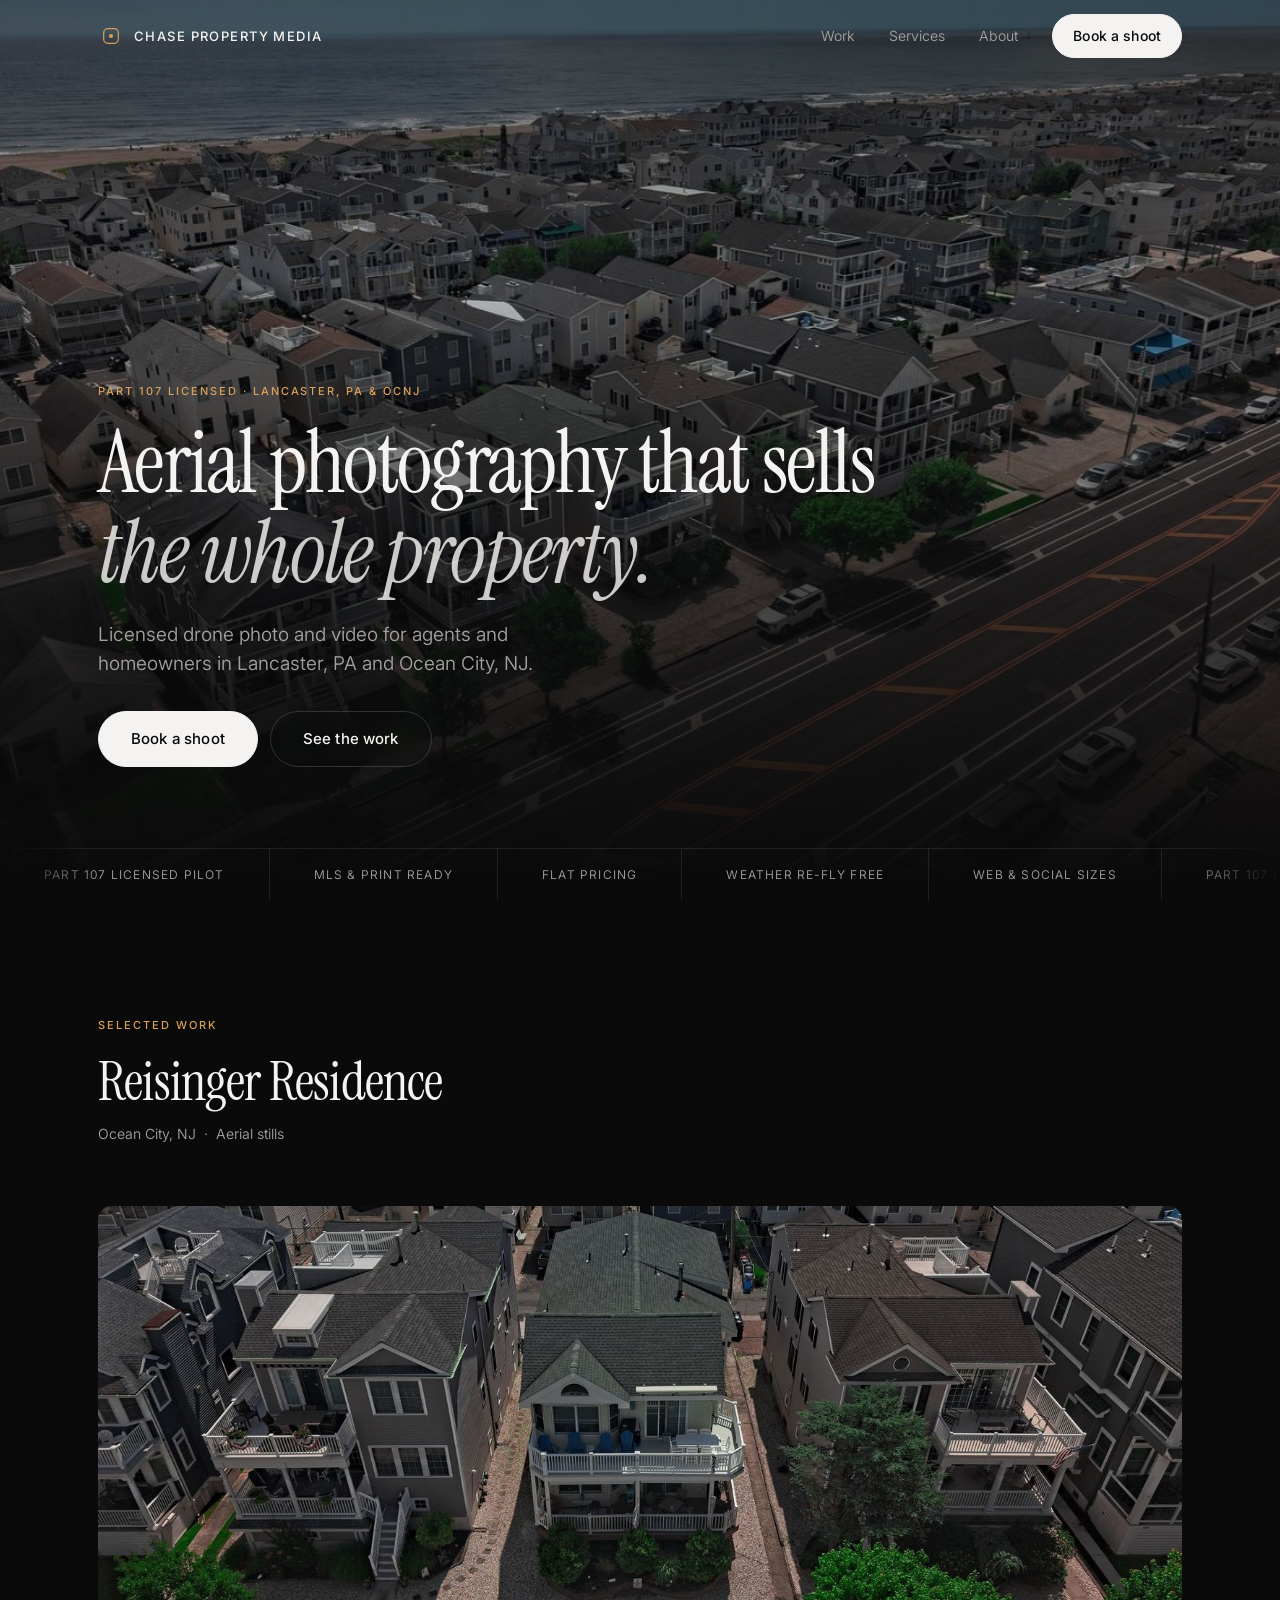
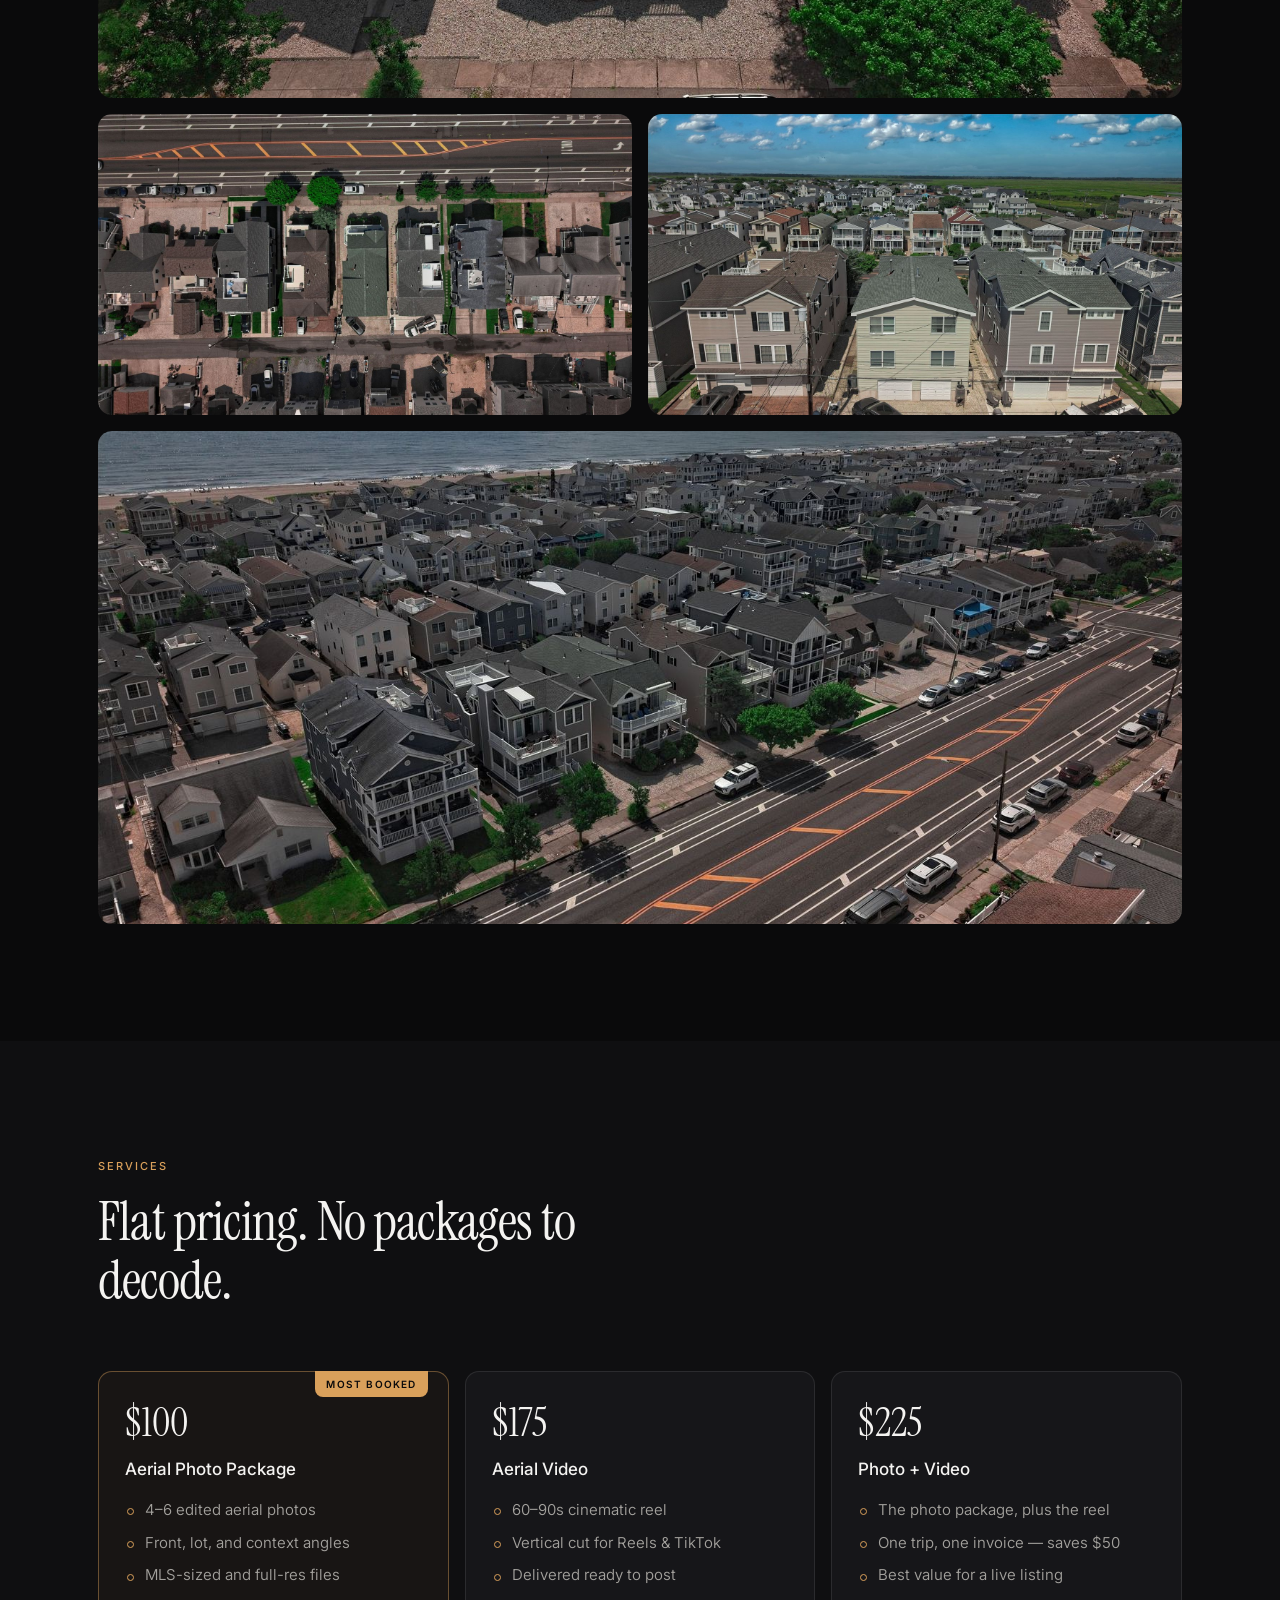
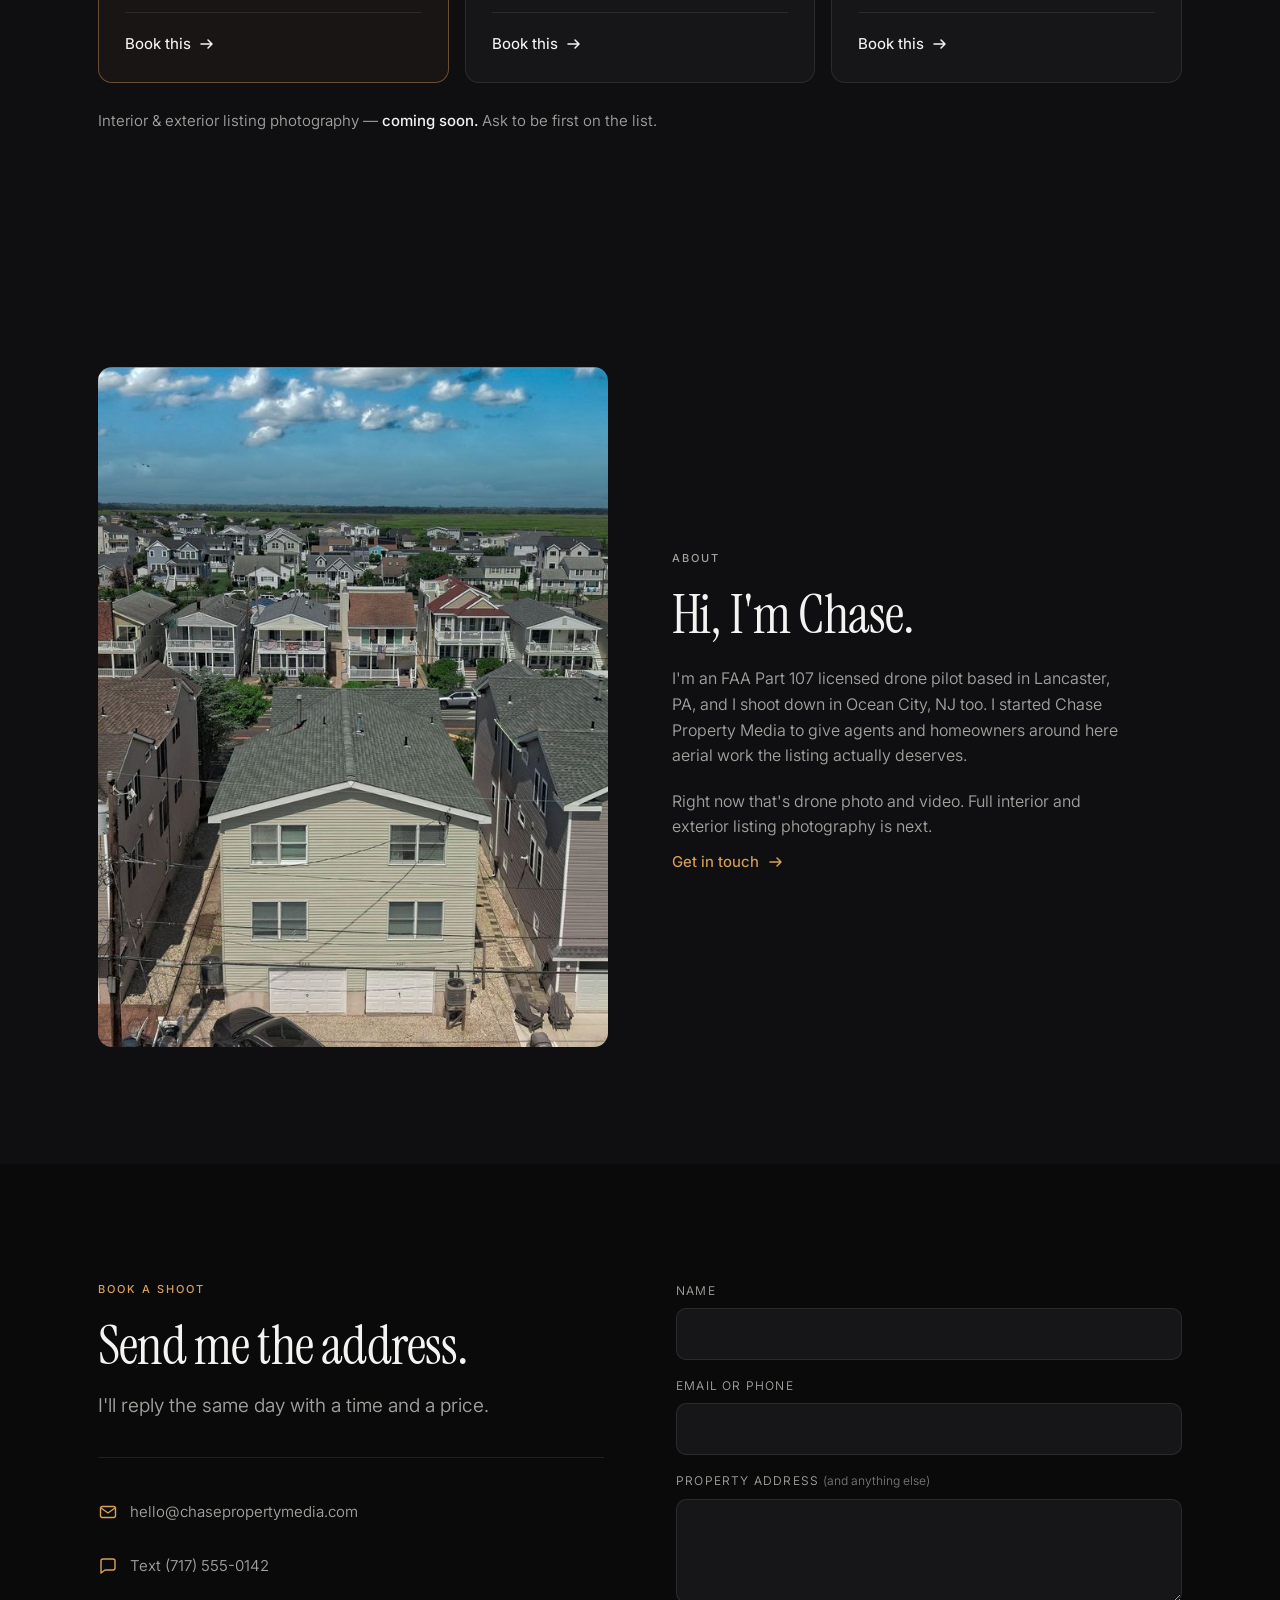
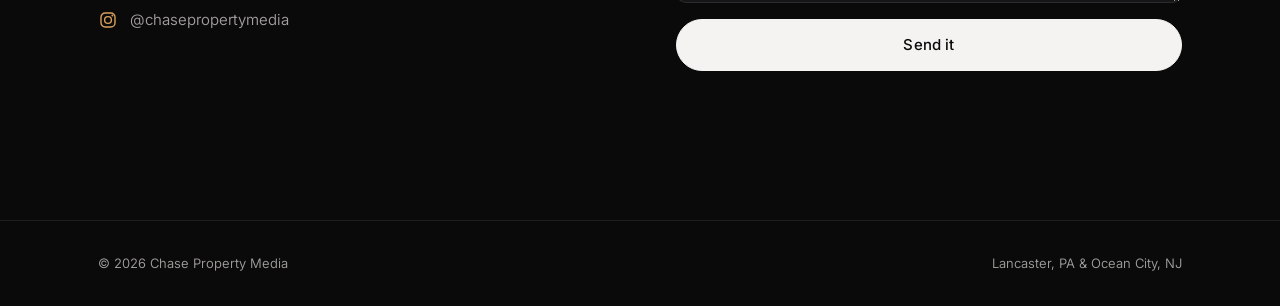
<file: index.html>
<!doctype html>
<html lang="en">
<head>
<meta charset="utf-8">
<meta name="viewport" content="width=device-width, initial-scale=1, viewport-fit=cover">
<title>Chase Property Media — Aerial Real Estate Photography | Lancaster, PA &amp; Ocean City, NJ</title>
<meta name="description" content="Drone photography and video for real estate agents and homeowners. MLS-ready files, flat pricing. FAA Part 107 licensed pilot serving Lancaster, PA and Ocean City, NJ.">
<meta name="theme-color" content="#0A0A0B">

<meta property="og:type" content="website">
<meta property="og:title" content="Chase Property Media — Aerial Real Estate Photography">
<meta property="og:description" content="Drone photography and video that sells the whole property. Flat pricing, no packages to decode.">
<meta property="og:image" content="assets/img/aerial-04.jpg">
<meta name="twitter:card" content="summary_large_image">

<link rel="icon" href="data:image/svg+xml,%3Csvg xmlns='http://www.w3.org/2000/svg' viewBox='0 0 32 32'%3E%3Crect width='32' height='32' rx='7' fill='%230A0A0B'/%3E%3Crect x='8.5' y='8.5' width='15' height='15' rx='4' fill='none' stroke='%23D9A05B' stroke-width='1.6'/%3E%3Ccircle cx='16' cy='16' r='2.4' fill='%23D9A05B'/%3E%3C/svg%3E">

<link rel="preconnect" href="https://fonts.googleapis.com">
<link rel="preconnect" href="https://fonts.gstatic.com" crossorigin>
<link rel="stylesheet" href="https://fonts.googleapis.com/css2?family=Instrument+Serif:ital@0;1&family=Inter:wght@300..700&display=swap">
<link rel="preload" as="image" href="assets/img/aerial-04.jpg" fetchpriority="high">
<link rel="stylesheet" href="assets/styles.css">
</head>
<body>

<a class="skip" href="#main">Skip to content</a>

<!-- ══════════════════ NAV ══════════════════ -->
<header class="nav" id="nav">
  <div class="nav__in">
    <a class="brand" href="#top" aria-label="Chase Property Media — home">
      <svg class="brand__mark" viewBox="0 0 32 32" aria-hidden="true">
        <rect x="7" y="7" width="18" height="18" rx="5" fill="none" stroke="currentColor" stroke-width="1.5"/>
        <circle cx="16" cy="16" r="2.6" fill="currentColor"/>
      </svg>
      <span class="brand__txt">Chase&nbsp;Property&nbsp;Media</span>
    </a>

    <nav class="nav__links" aria-label="Primary">
      <a href="#work">Work</a>
      <a href="#services">Services</a>
      <a href="#about">About</a>
      <a class="btn btn--sm" href="#contact">Book a shoot</a>
    </nav>

    <button class="burger" id="burger" aria-label="Open menu" aria-expanded="false" aria-controls="menu">
      <span></span><span></span>
    </button>
  </div>
</header>

<!-- full-screen mobile menu -->
<div class="menu" id="menu" hidden>
  <nav class="menu__links" aria-label="Mobile">
    <a href="#work"><span>Work</span></a>
    <a href="#services"><span>Services</span></a>
    <a href="#about"><span>About</span></a>
    <a href="#contact"><span>Contact</span></a>
  </nav>
  <div class="menu__foot">
    <!-- PLACEHOLDER: real email / phone / instagram -->
    <a href="mailto:hello@chasepropertymedia.com">hello@chasepropertymedia.com</a>
    <a href="tel:+17175550142">(717) 555-0142</a>
  </div>
</div>

<main id="main">

<!-- ══════════════════ HERO ══════════════════ -->
<section class="hero" id="top">
  <div class="hero__media">
    <img src="assets/img/aerial-04.jpg" width="1500" height="844"
         alt="Aerial view over Ocean City, NJ, rows of shore homes running toward the beach">
  </div>

  <div class="hero__body wrap">
    <p class="eyebrow reveal">Part&nbsp;107 Licensed&nbsp;·&nbsp;Lancaster, PA &amp; OCNJ</p>
    <h1 class="reveal" style="--d:80ms">
      Aerial photography that sells <em>the whole property.</em>
    </h1>
    <p class="lede reveal" style="--d:160ms">
      Licensed drone photo and video for agents and homeowners in Lancaster, PA and Ocean City, NJ.
    </p>
    <div class="hero__cta reveal" style="--d:240ms">
      <a class="btn" href="#contact">Book a shoot</a>
      <a class="btn btn--ghost" href="#work">See the work</a>
    </div>
  </div>

  <div class="ticker" aria-label="At a glance">
    <div class="ticker__track">
      <ul class="ticker__set">
        <li>Part&nbsp;107 licensed pilot</li>
        <li>MLS &amp; print ready</li>
        <li>Flat pricing</li>
        <li>Weather re-fly free</li>
        <li>Web &amp; social sizes</li>
      </ul>
      <ul class="ticker__set" aria-hidden="true">
        <li>Part&nbsp;107 licensed pilot</li>
        <li>MLS &amp; print ready</li>
        <li>Flat pricing</li>
        <li>Weather re-fly free</li>
        <li>Web &amp; social sizes</li>
      </ul>
      <ul class="ticker__set" aria-hidden="true">
        <li>Part&nbsp;107 licensed pilot</li>
        <li>MLS &amp; print ready</li>
        <li>Flat pricing</li>
        <li>Weather re-fly free</li>
        <li>Web &amp; social sizes</li>
      </ul>
      <ul class="ticker__set" aria-hidden="true">
        <li>Part&nbsp;107 licensed pilot</li>
        <li>MLS &amp; print ready</li>
        <li>Flat pricing</li>
        <li>Weather re-fly free</li>
        <li>Web &amp; social sizes</li>
      </ul>
    </div>
  </div>
</section>

<!-- ══════════════════ WORK ══════════════════ -->
<section class="sect" id="work">
  <div class="wrap">
    <header class="sect__head reveal">
      <p class="eyebrow">Selected work</p>
      <h2>Reisinger Residence</h2>
      <p class="meta">Ocean City, NJ&nbsp;&nbsp;·&nbsp;&nbsp;Aerial stills</p>
    </header>
  </div>

  <div class="wrap">
    <div class="grid">
      <figure class="shot shot--wide reveal" data-full="assets/img/aerial-03.jpg">
        <img src="assets/img/aerial-03.jpg" width="1500" height="844" loading="lazy" decoding="async"
             alt="Front elevation of the home from above, showing the covered porch, deck and landscaping">
        <figcaption>Front elevation</figcaption>
      </figure>

      <figure class="shot reveal" style="--d:60ms" data-full="assets/img/aerial-02.jpg">
        <img src="assets/img/aerial-02.jpg" width="1500" height="844" loading="lazy" decoding="async"
             alt="Straight-down aerial showing the property's lot lines and position on the block">
        <figcaption>Lot &amp; boundaries</figcaption>
      </figure>

      <figure class="shot reveal" style="--d:120ms" data-full="assets/img/aerial-01.jpg">
        <img src="assets/img/aerial-01.jpg" width="1500" height="844" loading="lazy" decoding="async"
             alt="Mid-altitude aerial of the home with the neighborhood and open marshland behind it">
        <figcaption>Neighborhood context</figcaption>
      </figure>

      <figure class="shot shot--wide reveal" style="--d:180ms" data-full="assets/img/aerial-04.jpg">
        <img src="assets/img/aerial-04.jpg" width="1500" height="844" loading="lazy" decoding="async"
             alt="Wide aerial looking over the neighborhood to the ocean, showing distance to the beach">
        <figcaption>Distance to the beach</figcaption>
      </figure>
    </div>
  </div>
</section>

<!-- ══════════════════ SERVICES ══════════════════ -->
<section class="sect sect--alt" id="services">
  <div class="wrap">
    <header class="sect__head reveal">
      <p class="eyebrow">Services</p>
      <h2>Flat pricing. No packages to decode.</h2>
    </header>

    <!-- $100 photo package is Chase's real price. $175 / $225 are placeholders
         anchored to it (bundle deliberately undercuts 100+175 by $50). -->
    <div class="cards">
      <article class="card card--flag reveal">
        <span class="flag">Most booked</span>
        <p class="card__price"><b>$100</b></p>
        <h3>Aerial Photo Package</h3>
        <ul>
          <li>4–6 edited aerial photos</li>
          <li>Front, lot, and context angles</li>
          <li>MLS-sized and full-res files</li>
        </ul>
        <a class="card__cta" href="#contact">Book this <svg viewBox="0 0 16 16" aria-hidden="true"><path d="M2 8h11M9 4l4 4-4 4" fill="none" stroke="currentColor" stroke-width="1.5" stroke-linecap="round" stroke-linejoin="round"/></svg></a>
      </article>

      <article class="card reveal" style="--d:80ms">
        <p class="card__price"><b>$175</b></p>
        <h3>Aerial Video</h3>
        <ul>
          <li>60–90s cinematic reel</li>
          <li>Vertical cut for Reels &amp; TikTok</li>
          <li>Delivered ready to post</li>
        </ul>
        <a class="card__cta" href="#contact">Book this <svg viewBox="0 0 16 16" aria-hidden="true"><path d="M2 8h11M9 4l4 4-4 4" fill="none" stroke="currentColor" stroke-width="1.5" stroke-linecap="round" stroke-linejoin="round"/></svg></a>
      </article>

      <article class="card reveal" style="--d:160ms">
        <p class="card__price"><b>$225</b></p>
        <h3>Photo + Video</h3>
        <ul>
          <li>The photo package, plus the reel</li>
          <li>One trip, one invoice — saves $50</li>
          <li>Best value for a live listing</li>
        </ul>
        <a class="card__cta" href="#contact">Book this <svg viewBox="0 0 16 16" aria-hidden="true"><path d="M2 8h11M9 4l4 4-4 4" fill="none" stroke="currentColor" stroke-width="1.5" stroke-linecap="round" stroke-linejoin="round"/></svg></a>
      </article>
    </div>

    <p class="note reveal">Interior &amp; exterior listing photography — <b>coming soon.</b> Ask to be first on the list.</p>
  </div>
</section>

<!-- ══════════════════ ABOUT ══════════════════ -->
<section class="sect sect--alt" id="about">
  <div class="wrap about">
    <div class="about__media reveal">
      <!-- HEADSHOT SLOT — drop a real photo at assets/img/chase-portrait.jpg and swap the src below.
           A clean shot of Chase with the drone works best. Until then this stays a work image. -->
      <img src="assets/img/aerial-01.jpg" width="1500" height="844" loading="lazy" decoding="async"
           alt="Aerial frame from a recent Chase Property Media shoot">
    </div>
    <div class="about__body">
      <p class="eyebrow reveal">About</p>
      <h2 class="reveal" style="--d:60ms">Hi, I'm Chase.</h2>
      <p class="reveal" style="--d:120ms">
        I'm an FAA Part&nbsp;107 licensed drone pilot based in Lancaster, PA, and I shoot
        down in Ocean City, NJ too. I started Chase Property Media to give agents
        and homeowners around here aerial work the listing actually deserves.
      </p>
      <p class="reveal" style="--d:180ms">
        Right now that's drone photo and video. Full interior and exterior listing
        photography is next.
      </p>
      <a class="link reveal" style="--d:240ms" href="#contact">Get in touch <svg viewBox="0 0 16 16" aria-hidden="true"><path d="M2 8h11M9 4l4 4-4 4" fill="none" stroke="currentColor" stroke-width="1.5" stroke-linecap="round" stroke-linejoin="round"/></svg></a>
    </div>
  </div>
</section>

<!--
  ══════════════════ TESTIMONIALS ══════════════════
  Uncomment once you have TWO real quotes. Fake ones are not worth the risk.
  <section class="sect" id="reviews">
    <div class="wrap">
      <header class="sect__head"><p class="eyebrow">Clients</p><h2>What agents say</h2></header>
      <div class="quotes">
        <blockquote><p>"Quote here."</p><cite>Name — Brokerage</cite></blockquote>
        <blockquote><p>"Quote here."</p><cite>Name — Brokerage</cite></blockquote>
      </div>
    </div>
  </section>
-->

<!-- ══════════════════ CONTACT ══════════════════ -->
<section class="sect contact" id="contact">
  <div class="wrap contact__in">
   <div class="contact__lead">
    <header class="sect__head reveal">
      <p class="eyebrow">Book a shoot</p>
      <h2>Send me the address.</h2>
      <p class="lede">I'll reply the same day with a time and a price.</p>
    </header>

    <!-- PLACEHOLDER: real email / phone / instagram handle -->
    <div class="direct reveal">
      <a href="mailto:hello@chasepropertymedia.com">
        <svg viewBox="0 0 20 20" aria-hidden="true"><rect x="2.5" y="4.5" width="15" height="11" rx="2" fill="none" stroke="currentColor" stroke-width="1.4"/><path d="M3 6l7 5 7-5" fill="none" stroke="currentColor" stroke-width="1.4" stroke-linecap="round"/></svg>
        hello@chasepropertymedia.com
      </a>
      <a href="sms:+17175550142">
        <svg viewBox="0 0 20 20" aria-hidden="true"><path d="M17 12a2 2 0 0 1-2 2H7l-4 3V5a2 2 0 0 1 2-2h10a2 2 0 0 1 2 2z" fill="none" stroke="currentColor" stroke-width="1.4" stroke-linejoin="round"/></svg>
        Text (717) 555-0142
      </a>
      <a href="https://instagram.com/chasepropertymedia" target="_blank" rel="noopener">
        <svg viewBox="0 0 20 20" aria-hidden="true"><rect x="3" y="3" width="14" height="14" rx="4.2" fill="none" stroke="currentColor" stroke-width="1.4"/><circle cx="10" cy="10" r="3.4" fill="none" stroke="currentColor" stroke-width="1.4"/><circle cx="14.4" cy="5.6" r="1" fill="currentColor"/></svg>
        @chasepropertymedia
      </a>
    </div>
   </div>

    <form class="form reveal" id="form" action="https://formspree.io/f/YOUR_FORM_ID" method="POST">
      <div class="field">
        <label for="f-name">Name</label>
        <input id="f-name" name="name" type="text" autocomplete="name" required>
      </div>
      <div class="field">
        <label for="f-contact">Email or phone</label>
        <input id="f-contact" name="contact" type="text" inputmode="email" autocomplete="email" required>
      </div>
      <div class="field">
        <label for="f-msg">Property address <span>(and anything else)</span></label>
        <textarea id="f-msg" name="message" rows="3" required></textarea>
      </div>
      <button class="btn btn--full" type="submit">Send it</button>
      <p class="form__status" id="status" role="status" aria-live="polite"></p>
    </form>
  </div>
</section>

</main>

<footer class="foot">
  <div class="wrap foot__in">
    <span>© <span id="yr">2026</span> Chase Property Media</span>
    <span>Lancaster, PA &amp; Ocean City, NJ</span>
  </div>
</footer>

<!-- sticky mobile CTA -->
<div class="dock" id="dock">
  <a class="btn btn--sm btn--ghost" href="sms:+17175550142">Text</a>
  <a class="btn btn--sm" href="#contact">Book a shoot</a>
</div>

<!-- lightbox -->
<div class="lb" id="lb" hidden>
  <button class="lb__close" id="lbClose" aria-label="Close">&times;</button>
  <button class="lb__nav lb__nav--prev" id="lbPrev" aria-label="Previous image">‹</button>
  <img id="lbImg" alt="">
  <button class="lb__nav lb__nav--next" id="lbNext" aria-label="Next image">›</button>
</div>

<script type="application/ld+json">
{
  "@context": "https://schema.org",
  "@type": "ProfessionalService",
  "name": "Chase Property Media",
  "description": "Aerial drone photography and video for real estate agents and homeowners.",
  "image": "assets/img/aerial-04.jpg",
  "email": "hello@chasepropertymedia.com",
  "telephone": "+1-717-555-0142",
  "areaServed": ["Lancaster, PA", "Ocean City, NJ"],
  "priceRange": "$100+",
  "sameAs": ["https://instagram.com/chasepropertymedia"]
}
</script>

<script src="assets/main.js" defer></script>
</body>
</html>
</file>
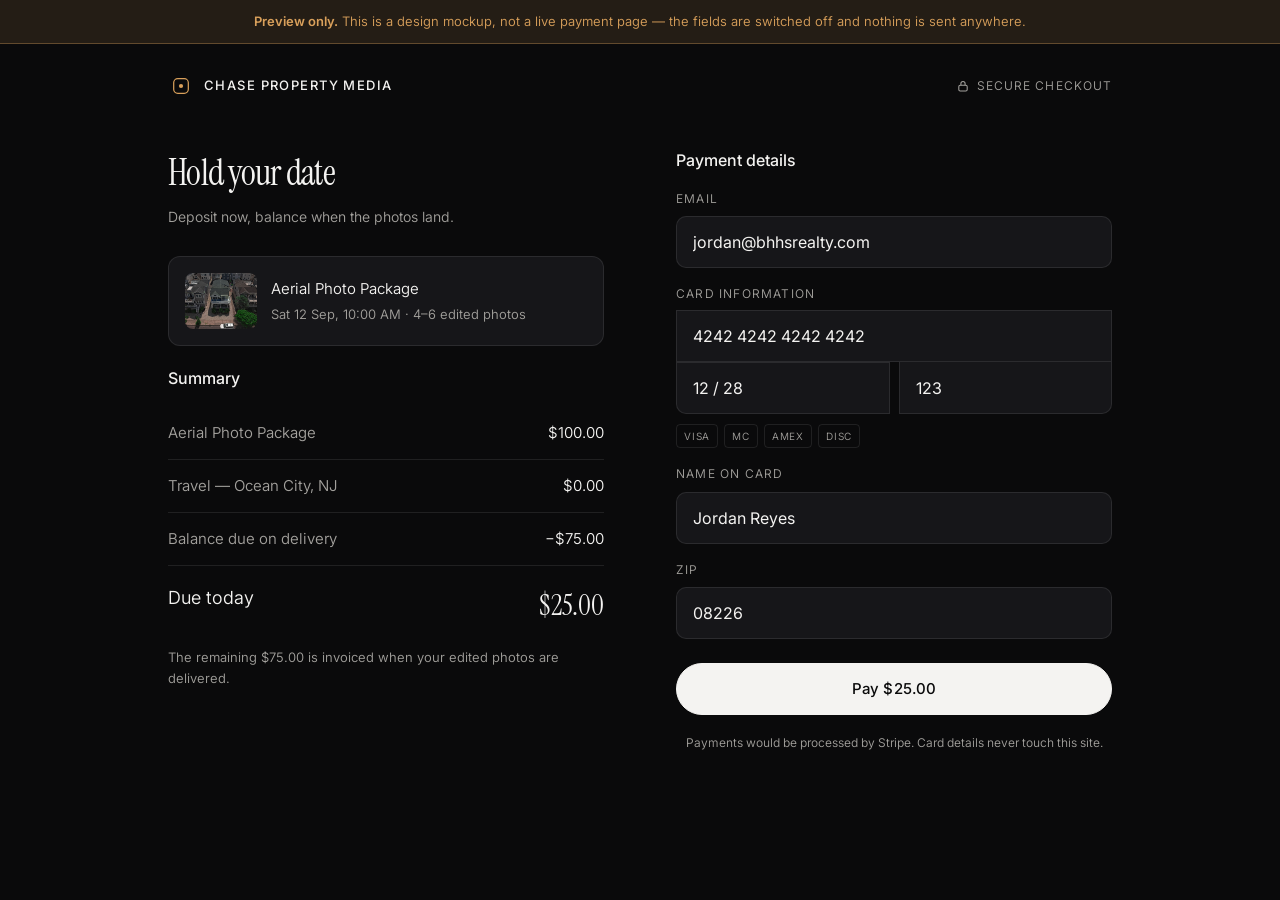
<file: checkout.html>
<!doctype html>
<html lang="en">
<head>
<meta charset="utf-8">
<meta name="viewport" content="width=device-width, initial-scale=1, viewport-fit=cover">
<title>Checkout preview — Chase Property Media</title>
<meta name="robots" content="noindex, nofollow">
<meta name="theme-color" content="#0A0A0B">
<link rel="icon" href="data:image/svg+xml,%3Csvg xmlns='http://www.w3.org/2000/svg' viewBox='0 0 32 32'%3E%3Crect width='32' height='32' rx='7' fill='%230A0A0B'/%3E%3Crect x='8.5' y='8.5' width='15' height='15' rx='4' fill='none' stroke='%23D9A05B' stroke-width='1.6'/%3E%3Ccircle cx='16' cy='16' r='2.4' fill='%23D9A05B'/%3E%3C/svg%3E">
<link rel="preconnect" href="https://fonts.googleapis.com">
<link rel="preconnect" href="https://fonts.gstatic.com" crossorigin>
<link rel="stylesheet" href="https://fonts.googleapis.com/css2?family=Instrument+Serif:ital@0;1&family=Inter:wght@300..700&display=swap">
<link rel="stylesheet" href="assets/styles.css">
<style>
  /* checkout-only styles — kept off the main stylesheet so the live site
     doesn't carry weight for a page most visitors never see */
  body{ min-height:100dvh; display:flex; flex-direction:column; }

  .banner{
    background:rgba(217,160,91,.12);
    border-bottom:1px solid rgba(217,160,91,.34);
    color:var(--acc);
    font-size:.8125rem; line-height:1.45;
    padding:12px var(--pad);
    text-align:center;
  }
  .banner b{ font-weight:600; }

  .co-nav{
    display:flex; align-items:center; justify-content:space-between; gap:16px;
    max-width:1040px; margin-inline:auto; width:100%;
    padding:20px var(--pad);
  }
  .co-secure{
    display:flex; align-items:center; gap:7px;
    font-size:.75rem; letter-spacing:.09em; text-transform:uppercase; color:var(--fg-2);
  }
  .co-secure svg{ width:14px; height:14px; }

  .co{
    flex:1;
    display:grid; gap:0;
    grid-template-columns:1fr;
    max-width:1040px; margin-inline:auto; width:100%;
    padding:0 var(--pad) 64px;
  }

  .co__side{ padding-bottom:40px; }
  .co__pay{ padding-top:36px; border-top:1px solid var(--line); }

  .co h1{ font-size:clamp(1.75rem,5.4vw,2.25rem); line-height:1.16; margin-bottom:6px; }
  .co h2{ font-size:1rem; font-family:var(--f-ui); font-weight:500; letter-spacing:0; margin-bottom:20px; }

  /* ── order summary ── */
  .line{
    display:flex; justify-content:space-between; gap:20px;
    padding:14px 0; border-bottom:1px solid var(--line);
    font-size:.9375rem;
  }
  .line span:first-child{ color:var(--fg-2); }
  .line--total{
    border-bottom:0; padding-top:18px;
    font-size:1.125rem; color:var(--fg);
  }
  .line--total span:first-child{ color:var(--fg); }
  .line--total b{ font-family:var(--f-display); font-size:1.75rem; font-weight:400; }
  .line--muted{ font-size:.8125rem; color:var(--fg-2); border-bottom:0; padding-top:4px; }

  .booking{
    display:flex; gap:14px; align-items:center;
    padding:16px; margin-bottom:24px;
    background:var(--ink-3); border:1px solid var(--line); border-radius:12px;
  }
  .booking img{ width:72px; height:56px; object-fit:cover; border-radius:8px; flex:none; }
  .booking p{ font-size:.9375rem; }
  .booking small{ display:block; color:var(--fg-2); font-size:.8125rem; margin-top:3px; }

  /* ── payment fields ── */
  .row{ display:flex; gap:10px; }
  .row > *{ flex:1; }

  .fld{ margin-bottom:16px; }
  .fld label{
    display:block; margin-bottom:8px;
    font-size:.75rem; letter-spacing:.1em; text-transform:uppercase; color:var(--fg-2);
  }
  .fld input{
    width:100%; min-height:52px; padding:14px 16px;
    background:var(--ink-3); border:1px solid var(--line); border-radius:10px;
    color:var(--fg); font-family:inherit; font-size:16px;
    cursor:not-allowed;
  }
  .card-group input{ border-radius:0; margin-top:-1px; }
  .card-group input:first-child{ border-radius:10px 10px 0 0; margin-top:0; }
  .card-group .row input:first-child{ border-radius:0 0 0 10px; }
  .card-group .row input:last-child{ border-radius:0 0 10px 0; margin-left:-1px; }

  .brandmarks{ display:flex; gap:6px; margin-top:10px; }
  .brandmarks span{
    font-size:.625rem; letter-spacing:.08em; color:var(--fg-2);
    border:1px solid var(--line); border-radius:4px; padding:3px 7px;
  }

  .paybtn{ width:100%; margin-top:8px; }
  .fineprint{
    margin-top:18px; font-size:.75rem; line-height:1.6; color:var(--fg-2); text-align:center;
  }

  /* ── success state ── */
  .done{ text-align:center; padding:20px 0 8px; }
  .done__tick{
    width:64px; height:64px; margin:0 auto 24px;
    border-radius:50%; display:grid; place-content:center;
    background:rgba(217,160,91,.14); border:1px solid rgba(217,160,91,.4);
  }
  .done__tick svg{ width:28px; height:28px; color:var(--acc); }
  .done h2{ font-family:var(--f-display); font-size:1.75rem; font-weight:400; margin-bottom:12px; }
  .done p{ color:var(--fg-2); font-size:.9375rem; max-width:38ch; margin-inline:auto; }
  .done .recap{
    margin-top:28px; padding:18px; text-align:left;
    background:var(--ink-3); border:1px solid var(--line); border-radius:12px;
  }
  .replay{
    display:inline-flex; align-items:center; gap:8px;
    margin-top:28px; min-height:44px;
    color:var(--acc); font-size:.875rem;
    background:none; border:0; cursor:pointer; font-family:inherit;
  }


  @media (min-width:840px){
    .co{ grid-template-columns:1fr 1fr; gap:72px; padding-top:24px; }
    .co__side{ padding-bottom:0; }
    .co__pay{ padding-top:0; border-top:0; }
  }
</style>
</head>
<body>

<p class="banner">
  <b>Preview only.</b> This is a design mockup, not a live payment page — the fields are
  switched off and nothing is sent anywhere.
</p>

<header class="co-nav">
  <a class="brand" href="index.html" aria-label="Chase Property Media — home">
    <svg class="brand__mark" viewBox="0 0 32 32" aria-hidden="true">
      <rect x="7" y="7" width="18" height="18" rx="5" fill="none" stroke="currentColor" stroke-width="1.5"/>
      <circle cx="16" cy="16" r="2.6" fill="currentColor"/>
    </svg>
    <span class="brand__txt">Chase&nbsp;Property&nbsp;Media</span>
  </a>
  <span class="co-secure">
    <svg viewBox="0 0 20 20" aria-hidden="true"><rect x="4" y="9" width="12" height="8" rx="2" fill="none" stroke="currentColor" stroke-width="1.5"/><path d="M7 9V6.5a3 3 0 0 1 6 0V9" fill="none" stroke="currentColor" stroke-width="1.5"/></svg>
    Secure checkout
  </span>
</header>

<main class="co" id="co">

  <!-- ── left: what they're paying for ── -->
  <section class="co__side">
    <h1>Hold your date</h1>
    <p class="meta" style="margin-bottom:28px">Deposit now, balance when the photos land.</p>

    <div class="booking">
      <img src="assets/img/aerial-03.jpg" alt="" width="1500" height="844">
      <div>
        <p>Aerial Photo Package</p>
        <small>Sat 12 Sep, 10:00 AM &middot; 4–6 edited photos</small>
      </div>
    </div>

    <h2>Summary</h2>
    <div class="line"><span>Aerial Photo Package</span><span>$100.00</span></div>
    <div class="line"><span>Travel — Ocean City, NJ</span><span>$0.00</span></div>
    <div class="line"><span>Balance due on delivery</span><span>−$75.00</span></div>
    <div class="line line--total"><span>Due today</span><b>$25.00</b></div>
    <div class="line line--muted">
      The remaining $75.00 is invoiced when your edited photos are delivered.
    </div>
  </section>

  <!-- ── right: the payment step ── -->
  <section class="co__pay" id="payStep">
    <h2>Payment details</h2>

    <div class="fld">
      <label for="em">Email</label>
      <input id="em" type="email" value="jordan@bhhsrealty.com" disabled>
    </div>

    <div class="fld card-group">
      <label for="cc">Card information</label>
      <input id="cc" type="text" value="4242 4242 4242 4242" disabled>
      <div class="row">
        <input type="text" value="12 / 28" aria-label="Expiry" disabled>
        <input type="text" value="123" aria-label="CVC" disabled>
      </div>
      <div class="brandmarks"><span>VISA</span><span>MC</span><span>AMEX</span><span>DISC</span></div>
    </div>

    <div class="fld">
      <label for="nm">Name on card</label>
      <input id="nm" type="text" value="Jordan Reyes" disabled>
    </div>

    <div class="fld">
      <label for="zip">ZIP</label>
      <input id="zip" type="text" value="08226" disabled>
    </div>

    <button class="btn btn--full paybtn" id="pay" type="button">Pay $25.00</button>

    <p class="fineprint">
      Payments would be processed by Stripe. Card details never touch this site.
    </p>
  </section>

  <!-- ── right: what he sees after ── -->
  <section class="co__pay done" id="doneStep" hidden>
    <div class="done__tick">
      <svg viewBox="0 0 24 24" aria-hidden="true"><path d="M5 13l4.5 4.5L19 7" fill="none" stroke="currentColor" stroke-width="2" stroke-linecap="round" stroke-linejoin="round"/></svg>
    </div>
    <h2>Date held</h2>
    <p>A confirmation and calendar invite are on the way. Chase has been notified.</p>

    <div class="recap">
      <div class="line"><span>Shoot</span><span>Sat 12 Sep, 10:00 AM</span></div>
      <div class="line"><span>Paid today</span><span>$25.00</span></div>
      <div class="line line--muted" style="padding-top:14px">Balance of $75.00 due on delivery.</div>
    </div>

    <button class="replay" id="replay" type="button">
      <svg viewBox="0 0 16 16" width="15" height="15" aria-hidden="true"><path d="M13 8a5 5 0 1 1-1.6-3.7M13 2v3h-3" fill="none" stroke="currentColor" stroke-width="1.5" stroke-linecap="round" stroke-linejoin="round"/></svg>
      Replay the demo
    </button>
  </section>

</main>

<script>
  // Demo only: flips between the two states so Chase can see both halves.
  // No network calls, no data collected — every field above is disabled.
  const pay = document.getElementById('pay');
  const payStep = document.getElementById('payStep');
  const doneStep = document.getElementById('doneStep');
  const calm = matchMedia('(prefers-reduced-motion: reduce)').matches;

  pay.addEventListener('click', () => {
    pay.disabled = true;
    pay.textContent = 'Processing…';
    setTimeout(() => {
      payStep.hidden = true;
      doneStep.hidden = false;
      doneStep.scrollIntoView({ behavior: calm ? 'auto' : 'smooth', block: 'nearest' });
    }, calm ? 0 : 900);
  });

  document.getElementById('replay').addEventListener('click', () => {
    doneStep.hidden = true;
    payStep.hidden = false;
    pay.disabled = false;
    pay.textContent = 'Pay $25.00';
  });
</script>
</body>
</html>
</file>
<file: assets/styles.css>
/* ═══════════════════════════════════════════════════
   Chase Property Media — dark cinematic, mobile-first
   ═══════════════════════════════════════════════════ */

:root{
  --ink:   #0A0A0B;
  --ink-2: #0F0F11;
  --ink-3: #161619;
  --fg:    #F4F3F1;
  --fg-2:  #A3A19D;
  --line:  rgba(255,255,255,.09);
  --line-2:rgba(255,255,255,.16);
  --acc:   #D9A05B;

  --r:  14px;
  --wrap: 1180px;
  --pad: clamp(20px, 5.5vw, 48px);

  --ease: cubic-bezier(.16,1,.3,1);
  --t: .55s var(--ease);

  --f-display: "Instrument Serif", Georgia, "Times New Roman", serif;
  --f-ui: "Inter", -apple-system, BlinkMacSystemFont, "Segoe UI", Roboto, sans-serif;
}

*,*::before,*::after{ box-sizing:border-box; }

/* .lb and .menu set display themselves, which beats the UA's [hidden] rule and
   leaves an invisible full-screen layer eating every click. Keep this above them. */
[hidden]{ display:none !important; }

html{
  -webkit-text-size-adjust:100%;
  scroll-padding-top:80px;
  /* No scroll-behavior:smooth here — Chrome eases user scrolling too, which
     makes a thumb-swipe glide much further than native. Anchors are smoothed
     in main.js instead. scroll-padding-top still offsets for the fixed nav. */
  overflow-x:clip;
}

body{
  margin:0;
  background:var(--ink);
  color:var(--fg);
  font-family:var(--f-ui);
  font-size:16px;
  font-weight:350;
  line-height:1.6;
  -webkit-font-smoothing:antialiased;
}

img{ display:block; max-width:100%; height:auto; }
a{ color:inherit; text-decoration:none; }
h1,h2,h3{ margin:0; font-weight:400; letter-spacing:-.01em; }
p{ margin:0; }
ul,ol{ margin:0; padding:0; list-style:none; }

:focus-visible{
  outline:2px solid var(--acc);
  outline-offset:3px;
  border-radius:4px;
}

.skip{
  position:absolute; left:-999px; top:0; z-index:200;
  background:var(--fg); color:var(--ink); padding:12px 18px; border-radius:0 0 var(--r) 0;
}
.skip:focus{ left:0; }

.wrap{
  width:100%; max-width:var(--wrap); margin-inline:auto;
  padding-inline:var(--pad);
}

/* ── type primitives ───────────────────────────── */
.eyebrow{
  font-size:11px; font-weight:500;
  letter-spacing:.18em; text-transform:uppercase;
  color:var(--acc);
  margin-bottom:18px;
}

h1{
  font-family:var(--f-display);
  font-size:clamp(2.4rem, 8.6vw, 5.4rem);
  line-height:1.14;
  letter-spacing:-.015em;
}
h1 em{ font-style:italic; color:var(--fg); opacity:.82; }

h2{
  font-family:var(--f-display);
  font-size:clamp(2rem, 6.2vw, 3.4rem);
  line-height:1.08;
  letter-spacing:-.015em;
}

h3{
  font-size:1.0625rem; font-weight:500; letter-spacing:0;
}

.lede{
  color:var(--fg-2);
  font-size:clamp(1rem, 2.6vw, 1.1875rem);
  line-height:1.55;
  max-width:34ch;
}

.meta{ color:var(--fg-2); font-size:.875rem; margin-top:12px; }

.link{
  display:inline-flex; align-items:center; gap:9px;
  color:var(--acc); font-size:.9375rem; font-weight:450;
  padding:10px 0; min-height:44px;
}
.link svg{ width:16px; height:16px; transition:transform .35s var(--ease); }
.link:hover svg{ transform:translateX(5px); }

/* ── buttons ───────────────────────────────────── */
.btn{
  display:inline-flex; align-items:center; justify-content:center;
  min-height:52px; padding:0 26px;
  background:var(--fg); color:var(--ink);
  border:1px solid var(--fg); border-radius:100px;
  font-family:inherit; font-size:.9375rem; font-weight:500; letter-spacing:.01em;
  cursor:pointer; white-space:nowrap;
  transition:transform .3s var(--ease), background .3s var(--ease), color .3s var(--ease), border-color .3s var(--ease);
}
.btn:hover{ background:var(--acc); border-color:var(--acc); color:var(--ink); }
.btn:active{ transform:scale(.97); }

.btn--ghost{
  background:transparent; color:var(--fg); border-color:var(--line-2);
  backdrop-filter:blur(8px);
}
.btn--ghost:hover{ background:rgba(255,255,255,.08); border-color:var(--fg); color:var(--fg); }

.btn--sm{ min-height:44px; padding:0 20px; font-size:.875rem; }
.btn--full{ width:100%; }

/* ═══════════ NAV ═══════════ */
.nav{
  position:fixed; inset:0 0 auto; z-index:90;
  transition:transform .45s var(--ease), background .35s ease, border-color .35s ease;
  border-bottom:1px solid transparent;
}
.nav.is-stuck{
  background:rgba(10,10,11,.72);
  backdrop-filter:blur(18px) saturate(140%);
  -webkit-backdrop-filter:blur(18px) saturate(140%);
  border-bottom-color:var(--line);
}
.nav.is-hidden{ transform:translateY(-100%); }

.nav__in{
  max-width:var(--wrap); margin-inline:auto;
  padding:14px var(--pad);
  display:flex; align-items:center; justify-content:space-between; gap:20px;
}

.brand{ display:flex; align-items:center; gap:10px; min-height:44px; }
.brand__mark{ width:26px; height:26px; color:var(--acc); flex:none; }
.brand__txt{
  font-size:.8125rem; font-weight:500;
  letter-spacing:.11em; text-transform:uppercase;
}

.nav__links{ display:none; align-items:center; gap:34px; }
.nav__links a:not(.btn){
  font-size:.875rem; color:var(--fg-2);
  position:relative; padding:6px 0;
  transition:color .3s ease;
}
.nav__links a:not(.btn)::after{
  content:""; position:absolute; left:0; bottom:0; height:1px; width:100%;
  background:var(--acc); transform:scaleX(0); transform-origin:right;
  transition:transform .4s var(--ease);
}
.nav__links a:not(.btn):hover{ color:var(--fg); }
.nav__links a:not(.btn):hover::after{ transform:scaleX(1); transform-origin:left; }

.burger{
  width:44px; height:44px; flex:none;
  display:grid; place-content:center; gap:6px;
  background:none; border:0; cursor:pointer; padding:0;
}
.burger span{
  display:block; width:22px; height:1.5px; background:var(--fg); border-radius:2px;
  transition:transform .4s var(--ease), opacity .25s ease;
}
.burger[aria-expanded="true"] span:nth-child(1){ transform:translateY(3.75px) rotate(45deg); }
.burger[aria-expanded="true"] span:nth-child(2){ transform:translateY(-3.75px) rotate(-45deg); }

/* ═══════════ MOBILE MENU ═══════════ */
.menu{
  position:fixed; inset:0; z-index:85;
  background:var(--ink);
  display:flex; flex-direction:column; justify-content:center;
  padding:96px var(--pad) calc(40px + env(safe-area-inset-bottom));
  opacity:0; transition:opacity .4s ease;
}
.menu.is-open{ opacity:1; }

.menu__links a{
  display:block;
  font-family:var(--f-display);
  font-size:clamp(2.4rem, 12vw, 3.6rem);
  line-height:1.22;
  overflow:hidden;
}
.menu__links a span{
  display:block;
  transform:translateY(110%);
  transition:transform .7s var(--ease);
  transition-delay:calc(var(--i,0) * 55ms);
}
.menu.is-open .menu__links a span{ transform:translateY(0); }

.menu__foot{
  margin-top:auto; padding-top:40px;
  display:flex; flex-direction:column; gap:4px;
  color:var(--fg-2); font-size:.9375rem;
  opacity:0; transition:opacity .5s ease .35s;
}
.menu.is-open .menu__foot{ opacity:1; }
.menu__foot a{ padding:8px 0; }

/* ═══════════ HERO ═══════════ */
.hero{
  position:relative;
  min-height:100svh;
  display:flex; flex-direction:column; justify-content:flex-end;
  overflow:hidden;
  padding-bottom:0;
}

.hero__media{ position:absolute; inset:0; z-index:0; }
.hero__media img{
  width:100%; height:100%; object-fit:cover;
  transform:scale(1.06);
  will-change:transform;
}
.hero__media::after{
  content:""; position:absolute; inset:0;
  background:
    linear-gradient(to top, var(--ink) 2%, rgba(10,10,11,.72) 34%, rgba(10,10,11,.18) 68%, rgba(10,10,11,.55) 100%);
}

.hero__body{
  position:relative; z-index:1;
  padding-bottom:clamp(40px, 7vh, 72px);
  padding-top:120px;
}
.hero__body .lede{ margin-top:22px; }

.hero__cta{
  margin-top:32px;
  display:flex; flex-wrap:wrap; gap:12px;
}

.ticker{
  position:relative; z-index:1;
  border-top:1px solid var(--line);
  overflow:hidden;
  -webkit-mask-image:linear-gradient(to right, transparent, #000 8%, #000 92%, transparent);
          mask-image:linear-gradient(to right, transparent, #000 8%, #000 92%, transparent);
}
.ticker__track{
  display:flex; width:max-content;
  animation:marquee 34s linear infinite;
  will-change:transform;
}
.ticker:hover .ticker__track{ animation-play-state:paused; }
.ticker__set{ display:flex; }
.ticker li{
  flex:none;
  padding:16px clamp(24px, 5vw, 44px);
  font-size:.75rem; letter-spacing:.1em; text-transform:uppercase;
  color:var(--fg-2); white-space:nowrap;
  border-right:1px solid var(--line);
}
@keyframes marquee{
  from{ transform:translate3d(0,0,0); }
  to  { transform:translate3d(-25%,0,0); }  /* 4 identical sets → one set's width */
}

/* ═══════════ SECTIONS ═══════════ */
.sect{ padding:clamp(72px, 13vh, 140px) 0; }
.sect--alt{ background:var(--ink-2); }
.sect__head{ margin-bottom:clamp(36px, 6vw, 60px); max-width:44ch; }
.sect__head .lede{ margin-top:16px; }

/* ═══════════ WORK GRID ═══════════ */
.grid{
  display:grid; gap:14px;
  grid-template-columns:1fr;
}

.shot{
  margin:0; position:relative;
  border-radius:var(--r); overflow:hidden;
  background:var(--ink-3);
  cursor:zoom-in;
}
.shot img{
  width:100%; aspect-ratio:16/9; object-fit:cover;
  transition:transform .9s var(--ease), filter .5s ease;
}
.shot::after{
  content:""; position:absolute; inset:0; pointer-events:none;
  background:linear-gradient(to top, rgba(10,10,11,.72), transparent 46%);
  opacity:0; transition:opacity .45s ease;
}
.shot figcaption{
  position:absolute; left:18px; bottom:16px; z-index:2;
  font-size:.75rem; letter-spacing:.1em; text-transform:uppercase;
  color:var(--fg);
  opacity:0; transform:translateY(8px);
  transition:opacity .45s ease, transform .45s var(--ease);
}
@media (hover:hover){
  .shot:hover img{ transform:scale(1.045); }
  .shot:hover::after,
  .shot:hover figcaption{ opacity:1; transform:translateY(0); }
}
/* touch: always show the caption */
@media (hover:none){
  .shot::after{ opacity:1; }
  .shot figcaption{ opacity:1; transform:none; }
}

/* ═══════════ SERVICE CARDS ═══════════ */
.cards{ display:grid; gap:14px; grid-template-columns:1fr; }

.card{
  position:relative;
  padding:30px 26px 26px;
  background:var(--ink-3);
  border:1px solid var(--line);
  border-radius:var(--r);
  display:flex; flex-direction:column;
  transition:border-color .4s ease, transform .5s var(--ease), background .4s ease;
}
@media (hover:hover){
  .card:hover{ border-color:var(--line-2); transform:translateY(-4px); }
}
.card--flag{ border-color:rgba(217,160,91,.42); background:rgba(217,160,91,.045); }

.flag{
  position:absolute; top:-1px; right:20px;
  background:var(--acc); color:var(--ink);
  font-size:.625rem; font-weight:600; letter-spacing:.12em; text-transform:uppercase;
  padding:5px 11px; border-radius:0 0 8px 8px;
}

.card__price{
  font-family:var(--f-display); line-height:1;
  display:flex; align-items:baseline; gap:8px;
  margin-bottom:14px;
}
.card__price span{ font-family:var(--f-ui); font-size:.75rem; letter-spacing:.1em; text-transform:uppercase; color:var(--fg-2); }
.card__price b{ font-weight:400; font-size:2.5rem; }

.card ul{
  margin:16px 0 26px;
  display:flex; flex-direction:column; gap:11px;
  color:var(--fg-2); font-size:.9375rem; line-height:1.45;
}
.card li{ position:relative; padding-left:20px; }
.card li::before{
  content:""; position:absolute; left:2px; top:.62em;
  width:7px; height:7px; border-radius:50%;
  border:1px solid var(--acc);
}

.card__cta{
  margin-top:auto;
  display:inline-flex; align-items:center; gap:8px;
  min-height:44px;
  font-size:.9375rem; font-weight:450; color:var(--fg);
  border-top:1px solid var(--line); padding-top:18px;
  transition:color .3s ease;
}
.card__cta svg{ width:16px; height:16px; transition:transform .35s var(--ease); }
.card__cta:hover{ color:var(--acc); }
.card__cta:hover svg{ transform:translateX(5px); }

.note{
  margin-top:26px; color:var(--fg-2); font-size:.9375rem;
}
.note b{ color:var(--fg); font-weight:500; }

/* ═══════════ ABOUT ═══════════ */
.about{ display:grid; gap:36px; grid-template-columns:1fr; }
.about__media{ border-radius:var(--r); overflow:hidden; background:var(--ink-3); }
.about__media img{ width:100%; aspect-ratio:4/3; object-fit:cover; }
.about__body p{ color:var(--fg-2); margin-top:20px; max-width:46ch; }
.about__body h2 + p{ margin-top:22px; }

/* ═══════════ CONTACT ═══════════ */
.contact__in{ display:grid; gap:44px; grid-template-columns:1fr; }
.contact .sect__head{ margin-bottom:0; }

.form{ display:flex; flex-direction:column; gap:16px; max-width:520px; }

.field{ display:flex; flex-direction:column; gap:8px; }
.field label{
  font-size:.75rem; letter-spacing:.1em; text-transform:uppercase; color:var(--fg-2);
}
.field label span{ text-transform:none; letter-spacing:0; opacity:.7; }

.field input,
.field textarea{
  width:100%;
  min-height:52px; padding:14px 16px;
  background:var(--ink-3);
  border:1px solid var(--line);
  border-radius:10px;
  color:var(--fg);
  font-family:inherit; font-size:16px; /* 16px stops iOS zoom */
  transition:border-color .3s ease, background .3s ease;
  resize:vertical;
}
.field textarea{ min-height:104px; line-height:1.5; }
.field input:focus,
.field textarea:focus{ border-color:var(--acc); background:var(--ink-2); outline:none; }

.form__status{ font-size:.875rem; color:var(--acc); min-height:1.2em; }
.form__status.err{ color:#F08A7A; }

.direct{
  margin-top:36px; padding-top:28px;
  border-top:1px solid var(--line);
  display:flex; flex-direction:column; gap:2px;
}
.direct a{
  display:flex; align-items:center; gap:12px;
  min-height:52px;
  color:var(--fg-2); font-size:.9375rem;
  transition:color .3s ease;
}
.direct a:hover{ color:var(--fg); }
.direct svg{ width:20px; height:20px; flex:none; color:var(--acc); }

/* ═══════════ FOOTER ═══════════ */
.foot{
  border-top:1px solid var(--line);
  padding:32px 0 calc(110px + env(safe-area-inset-bottom));
  font-size:.8125rem; color:var(--fg-2);
}
.foot__in{ display:flex; flex-direction:column; gap:6px; }

/* ═══════════ STICKY MOBILE DOCK ═══════════ */
.dock{
  position:fixed; z-index:80;
  left:0; right:0; bottom:0;
  display:flex; gap:10px;
  padding:12px var(--pad) calc(12px + env(safe-area-inset-bottom));
  background:rgba(10,10,11,.8);
  backdrop-filter:blur(18px) saturate(140%);
  -webkit-backdrop-filter:blur(18px) saturate(140%);
  border-top:1px solid var(--line);
  transform:translateY(110%);
  transition:transform .5s var(--ease);
}
.dock.is-up{ transform:translateY(0); }
.dock .btn{ flex:1; }
.dock .btn--ghost{ flex:0 0 34%; }

/* ═══════════ LIGHTBOX ═══════════ */
.lb{
  position:fixed; inset:0; z-index:150;
  background:rgba(6,6,7,.96);
  backdrop-filter:blur(10px);
  display:grid; place-items:center;
  padding:clamp(16px, 5vw, 56px);
  opacity:0; transition:opacity .35s ease;
}
.lb.is-open{ opacity:1; }
.lb img{
  max-width:100%; max-height:86vh;
  border-radius:8px;
  transform:scale(.96); opacity:0;
  transition:transform .5s var(--ease), opacity .4s ease;
}
.lb.is-open img{ transform:scale(1); opacity:1; }

.lb__close,
.lb__nav{
  position:absolute;
  width:48px; height:48px;
  display:grid; place-content:center;
  background:rgba(255,255,255,.07);
  border:1px solid var(--line);
  border-radius:50%;
  color:var(--fg); font-size:26px; line-height:1;
  cursor:pointer;
  transition:background .3s ease;
}
.lb__close:hover,.lb__nav:hover{ background:rgba(255,255,255,.16); }
.lb__close{ top:max(16px, env(safe-area-inset-top)); right:16px; font-size:24px; }
.lb__nav{ top:50%; transform:translateY(-50%); font-size:30px; }
.lb__nav--prev{ left:12px; }
.lb__nav--next{ right:12px; }

/* ═══════════ SCROLL REVEAL ═══════════ */
.reveal{
  opacity:0;
  transform:translateY(26px);
  transition:opacity .8s var(--ease), transform .8s var(--ease);
  transition-delay:var(--d, 0ms);
}
.reveal.in{ opacity:1; transform:none; }

/* ═══════════════════════════════════════════════════
   BREAKPOINTS
   ═══════════════════════════════════════════════════ */

@media (min-width:640px){
  .grid{ grid-template-columns:1fr 1fr; gap:16px; }
  .shot--wide{ grid-column:1 / -1; }
  .shot--wide img{ aspect-ratio:2.2/1; }
  .foot__in{ flex-direction:row; justify-content:space-between; }
  .direct{ flex-direction:row; flex-wrap:wrap; gap:8px 34px; }

  /* tablet: 2-up cards, hero card spans the row */
  .cards{ grid-template-columns:1fr 1fr; gap:16px; }
  .cards .card:last-child{ grid-column:1 / -1; }
}

@media (min-width:860px){
  html{ scroll-padding-top:100px; }
  h1{ line-height:1.04; letter-spacing:-.02em; }
  h1 em{ display:block; }
  .nav__links{ display:flex; }
  .burger{ display:none; }
  .menu{ display:none !important; }

  .hero__body{ padding-bottom:clamp(56px, 9vh, 96px); }
  .hero__cta .btn{ min-height:56px; padding:0 32px; }

  .cards{ grid-template-columns:repeat(3, 1fr); gap:16px; }
  .cards .card:last-child{ grid-column:auto; }

  .about{ grid-template-columns:1fr 1fr; gap:64px; align-items:center; }
  .about__media img{ aspect-ratio:3/4; }

  .contact__in{ grid-template-columns:1fr 1fr; gap:72px; align-items:start; }
  .direct{ flex-direction:column; gap:2px; }

  .dock{ display:none; }
  .foot{ padding-bottom:32px; }

  .lb__nav--prev{ left:28px; }
  .lb__nav--next{ right:28px; }
}

@media (min-width:1100px){
  .hero__body .lede{ max-width:38ch; }
  .sect__head{ max-width:50ch; }
}

/* ═══════════ REDUCED MOTION ═══════════ */
@media (prefers-reduced-motion:reduce){
  *,*::before,*::after{
    animation-duration:.01ms !important;
    transition-duration:.01ms !important;
  }
  .reveal{ opacity:1; transform:none; }
  .menu__links a span{ transform:none; }
  .hero__media img{ transform:none; }
  .ticker__track{ animation:none; }
  .ticker{ overflow-x:auto; scrollbar-width:none; }
}
</file>
